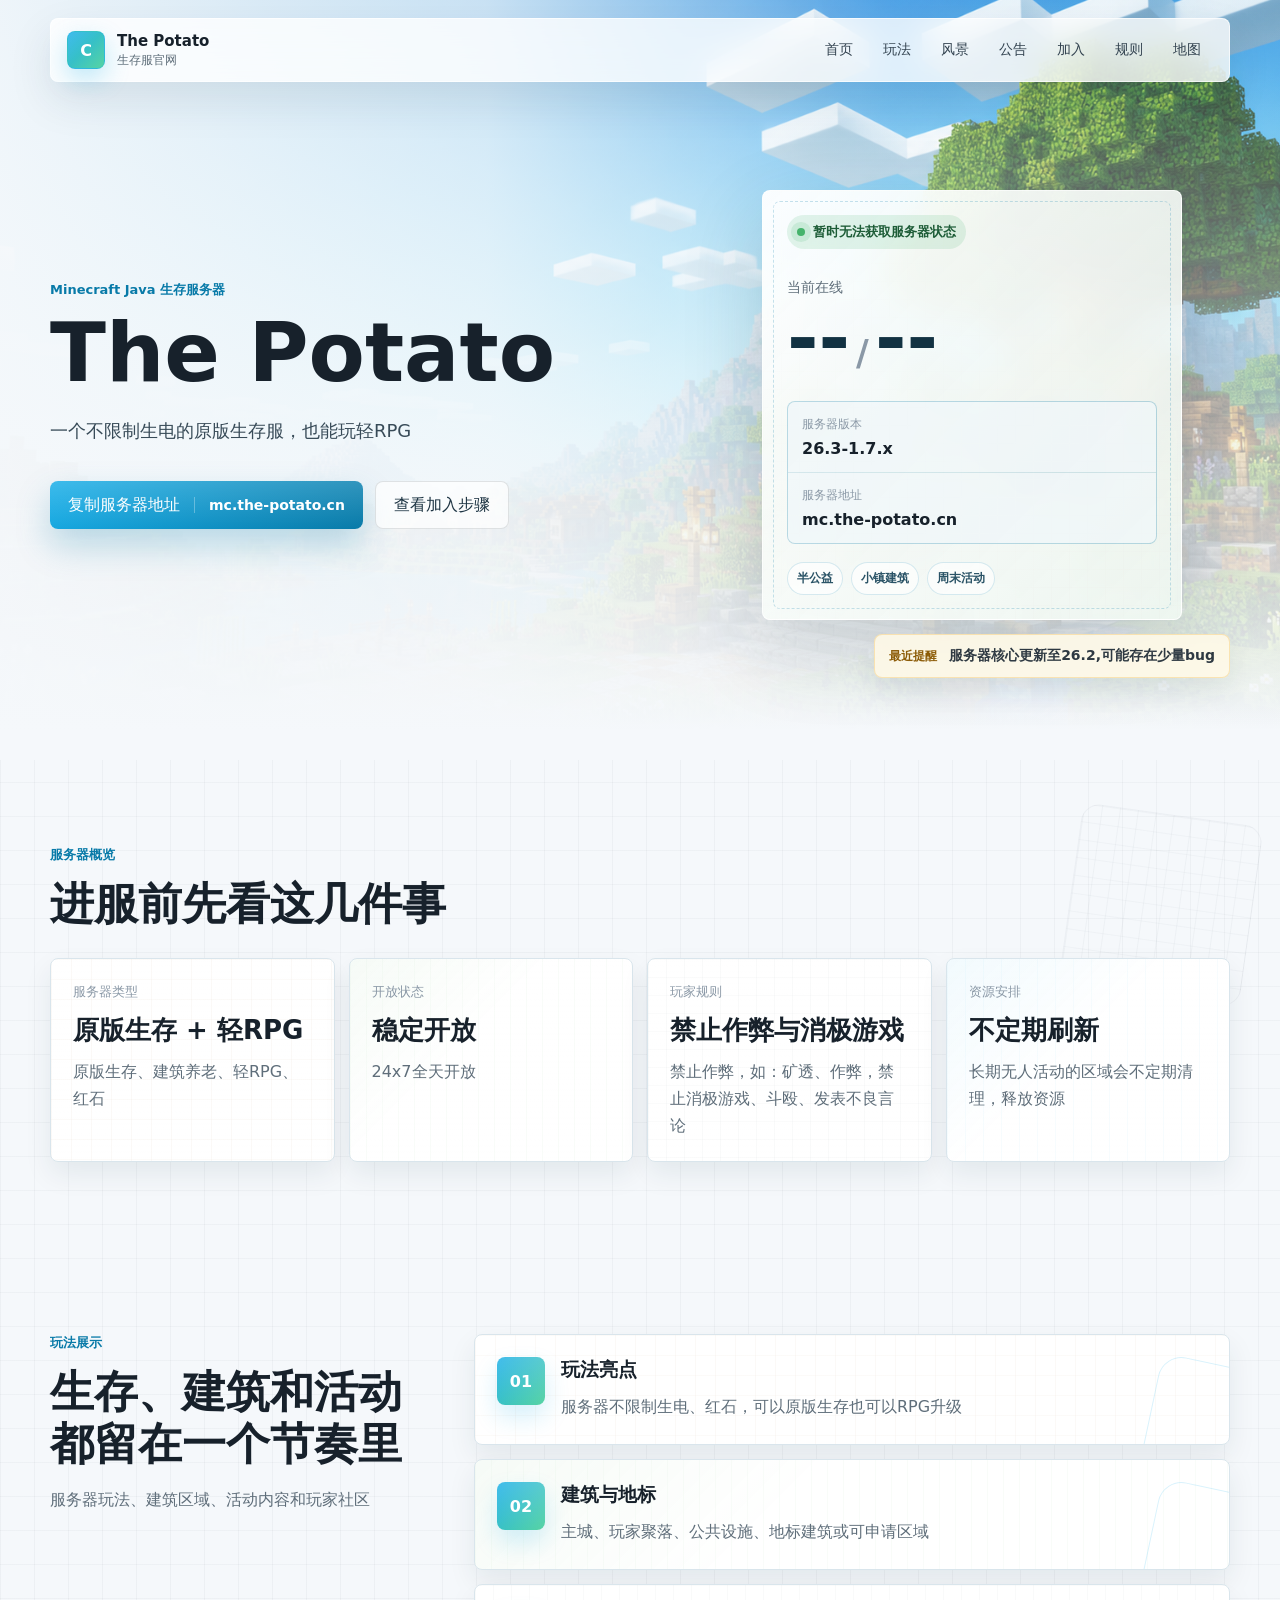
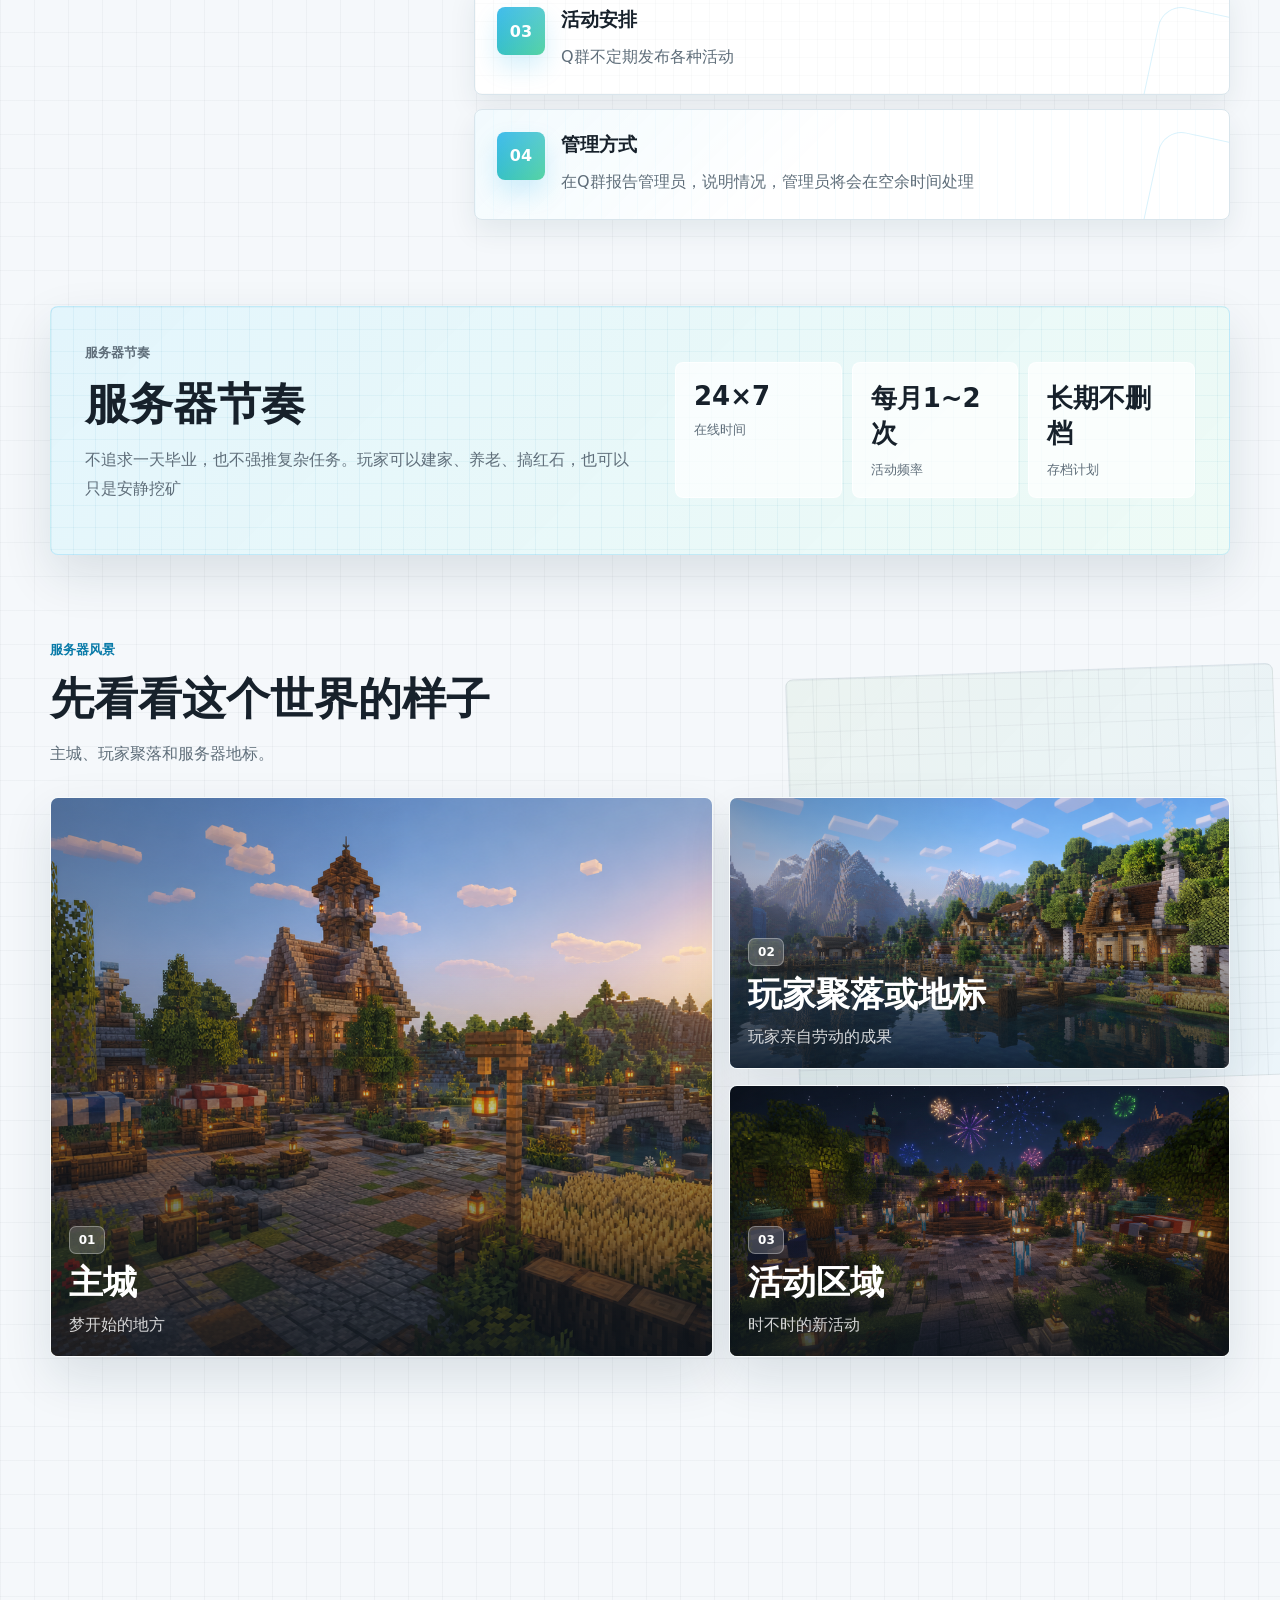
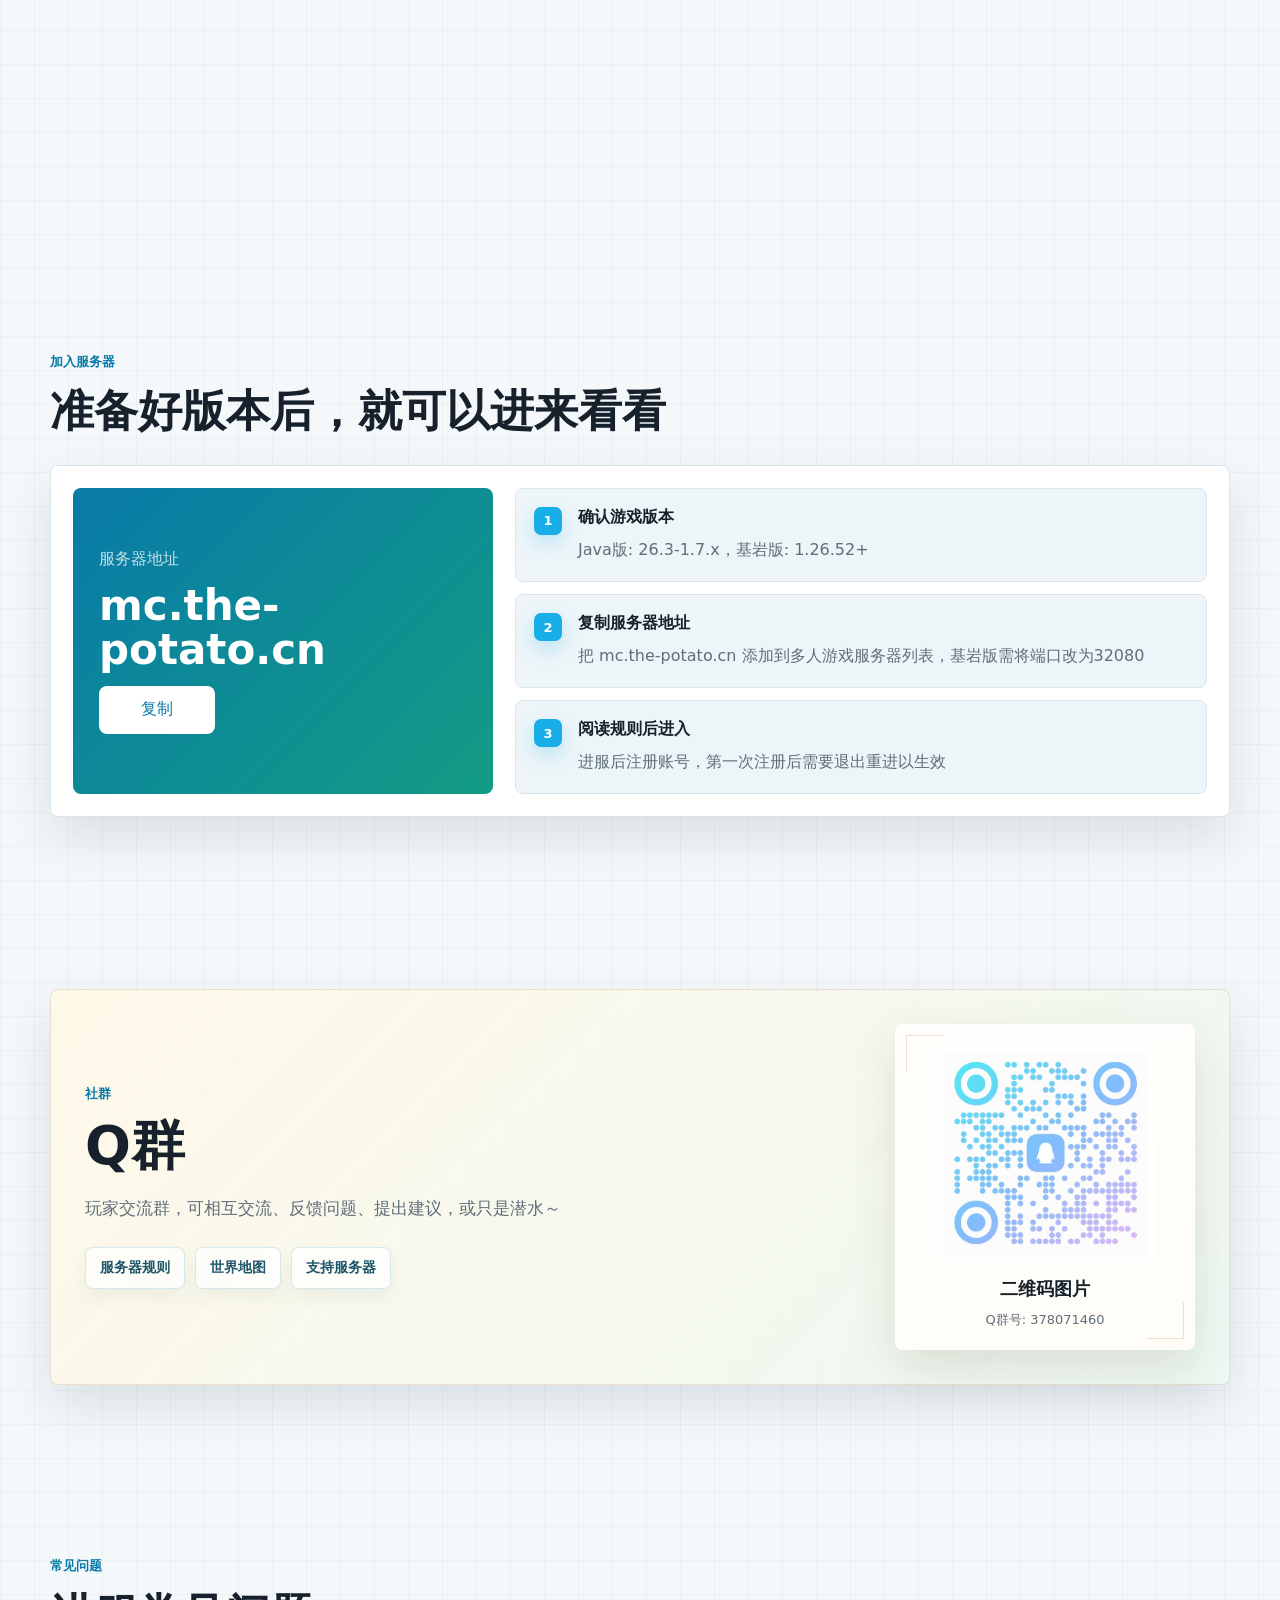
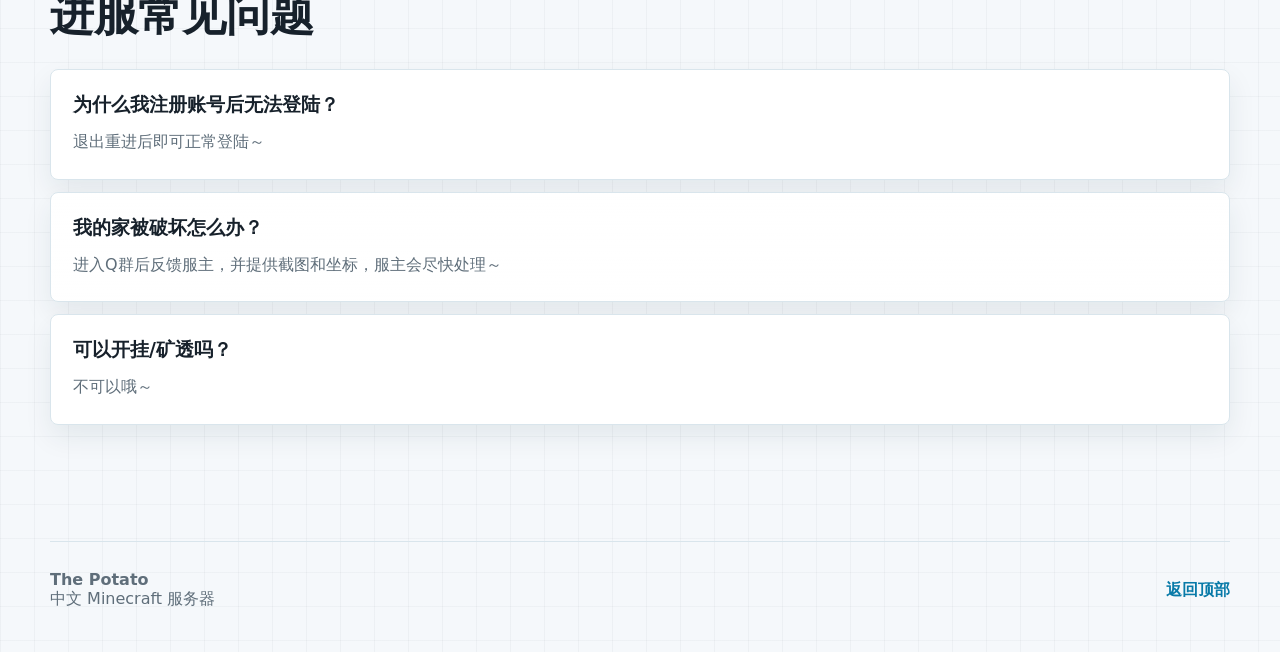
<file: index.html>
<!doctype html>
<html lang="zh-CN">
<head>
  <meta charset="utf-8">
  <meta name="viewport" content="width=device-width, initial-scale=1">
  <title>The Potato - 生存服官网</title>
  <meta name="description" content="Minecraft 中文服务器官网">
  <link rel="stylesheet" href="./styles/site.css">
</head>
<body>
  <div class="site-shell">
    <header class="site-header" data-header>
      <a class="brand" href="#top" aria-label="返回首页">
        <span class="brand-mark">C</span>
        <span>
          <strong data-site-name>The Potato</strong>
          <small>生存服官网</small>
        </span>
      </a>

      <button class="nav-toggle" type="button" data-nav-toggle aria-label="打开导航" aria-expanded="false">
        <span></span>
        <span></span>
        <span></span>
      </button>

      <nav class="site-nav" data-nav>
        <a href="./index.html#top">首页</a>
        <a href="#features">玩法</a>
        <a href="#scenery">风景</a>
        <a href="#news">公告</a>
        <a href="#join">加入</a>
        <a href="./pages/rules.html">规则</a>
        <a href="./pages/world.html">地图</a>
      </nav>
    </header>

    <main id="top">
      <section class="hero section-reveal">
        <div class="hero-media" aria-hidden="true">
          <img src="./assets/images/hero-spawn.png" alt="">
          <div class="hero-shade"></div>
        </div>

        <div class="hero-layout">
          <div class="hero-content">
            <p class="eyebrow">Minecraft Java 生存服务器</p>
            <h1 data-hero-title>The Potato</h1>
            <p class="hero-lead" data-hero-lead>
              服务器介绍
            </p>

            <div class="hero-actions">
              <button class="primary-action" type="button" data-copy-server>
                <span>复制服务器地址</span>
                <strong data-server-address>mc.the-potato.cn</strong>
              </button>
              <a class="ghost-action" href="#join">查看加入步骤</a>
            </div>
          </div>

          <aside class="server-ticket" aria-label="服务器状态">
            <div class="ticket-topline">
              <span class="live-dot"></span>
              <strong data-server-state>服务器状态</strong>
            </div>
            <div class="ticket-count">
              <span>当前在线</span>
              <strong><b data-online-count>128</b><small>/</small><b data-max-count>500</b></strong>
            </div>
            <dl class="ticket-meta">
              <div>
                <dt>服务器版本</dt>
                <dd data-server-version>26.3-1.7.x</dd>
              </div>
              <div>
                <dt>服务器地址</dt>
                <dd data-server-address-text>mc.the-potato.cn</dd>
              </div>
            </dl>
            <div class="ticket-tags">
              <span>半公益</span>
              <span>小镇建筑</span>
              <span>周末活动</span>
            </div>
          </aside>

          <div class="hero-note" aria-label="近期提醒">
            <span>最近提醒</span>
            <strong>服务器核心更新至26.2,可能存在少量bug</strong>
          </div>
        </div>
      </section>

      <section class="section-block overview texture-section section-reveal" aria-label="服务器概览">
        <div class="section-heading">
          <p class="eyebrow">服务器概览</p>
          <h2>进服前先看这几件事</h2>
        </div>

        <div class="overview-grid" data-overview-list></div>
      </section>

      <section class="section-block split-section section-reveal" id="features">
        <div class="section-heading sticky-heading">
          <p class="eyebrow">玩法展示</p>
          <h2>生存、建筑和活动都留在一个节奏里</h2>
          <p>
            服务器玩法、建筑区域、活动内容和玩家社区
          </p>
        </div>

        <div class="feature-list" data-feature-list></div>
      </section>

      <section class="section-band section-reveal">
        <div class="band-copy">
          <p class="eyebrow">服务器节奏</p>
          <h2>服务器节奏</h2>
          <p>
            不追求一天毕业，也不强推复杂任务。玩家可以建家、养老、搞红石，也可以只是安静挖矿
          </p>
        </div>
        <div class="band-stats" data-stat-list></div>
      </section>

      <section class="section-block scenery-section section-reveal" id="scenery">
        <div class="section-heading scenery-heading">
          <p class="eyebrow">服务器风景</p>
          <h2>先看看这个世界的样子</h2>
          <p>主城、玩家聚落和服务器地标。</p>
        </div>

        <div class="scenery-grid" data-scenery-list></div>
      </section>

      <section class="section-block news-section texture-section section-reveal" id="news">
        <div class="section-heading">
          <p class="eyebrow">最新公告</p>
          <h2>最近需要知道的事</h2>
        </div>

        <div class="news-grid" data-news-list></div>
      </section>

      <section class="section-block join-section section-reveal" id="join">
        <div class="section-heading">
          <p class="eyebrow">加入服务器</p>
          <h2>准备好版本后，就可以进来看看</h2>
        </div>

        <div class="join-panel">
          <div class="join-address">
            <span>服务器地址</span>
            <strong data-server-address-text>mc.the-potato.cn</strong>
            <button type="button" data-copy-server>复制</button>
          </div>

          <ol class="join-steps" data-join-steps></ol>
        </div>
      </section>

      <section class="section-block community-section section-reveal" id="community">
        <div class="community-panel">
          <div class="community-copy">
            <p class="eyebrow">社群</p>
            <h2 data-community-title>加入玩家交流群</h2>
            <p data-community-note>扫码进群查看公告、规则、活动和白名单进度</p>
            <div class="community-links" data-community-links></div>
          </div>

          <div class="qr-card" aria-label="社群二维码">
            <div class="qr-frame" data-qr-frame>
              <span class="qr-placeholder">二维码图片</span>
            </div>
            <strong data-qr-label>玩家交流群二维码</strong>
            <p data-qr-note>社群二维码、群号或邀请链接</p>
          </div>
        </div>
      </section>

      <section class="section-block faq-section section-reveal" id="faq">
        <div class="section-heading">
          <p class="eyebrow">常见问题</p>
          <h2>进服常见问题</h2>
        </div>

        <div class="faq-list" data-faq-list></div>
      </section>
    </main>

    <footer class="site-footer">
      <div>
        <strong data-site-name-footer>服务器名称</strong>
        <span>中文 Minecraft 服务器</span>
      </div>
      <a href="#top">返回顶部</a>
    </footer>
  </div>

  <div class="toast" data-toast role="status" aria-live="polite"></div>

  <script src="./scripts/site-data.js"></script>
  <script src="./scripts/main.js"></script>
</body>
</html>
</file>
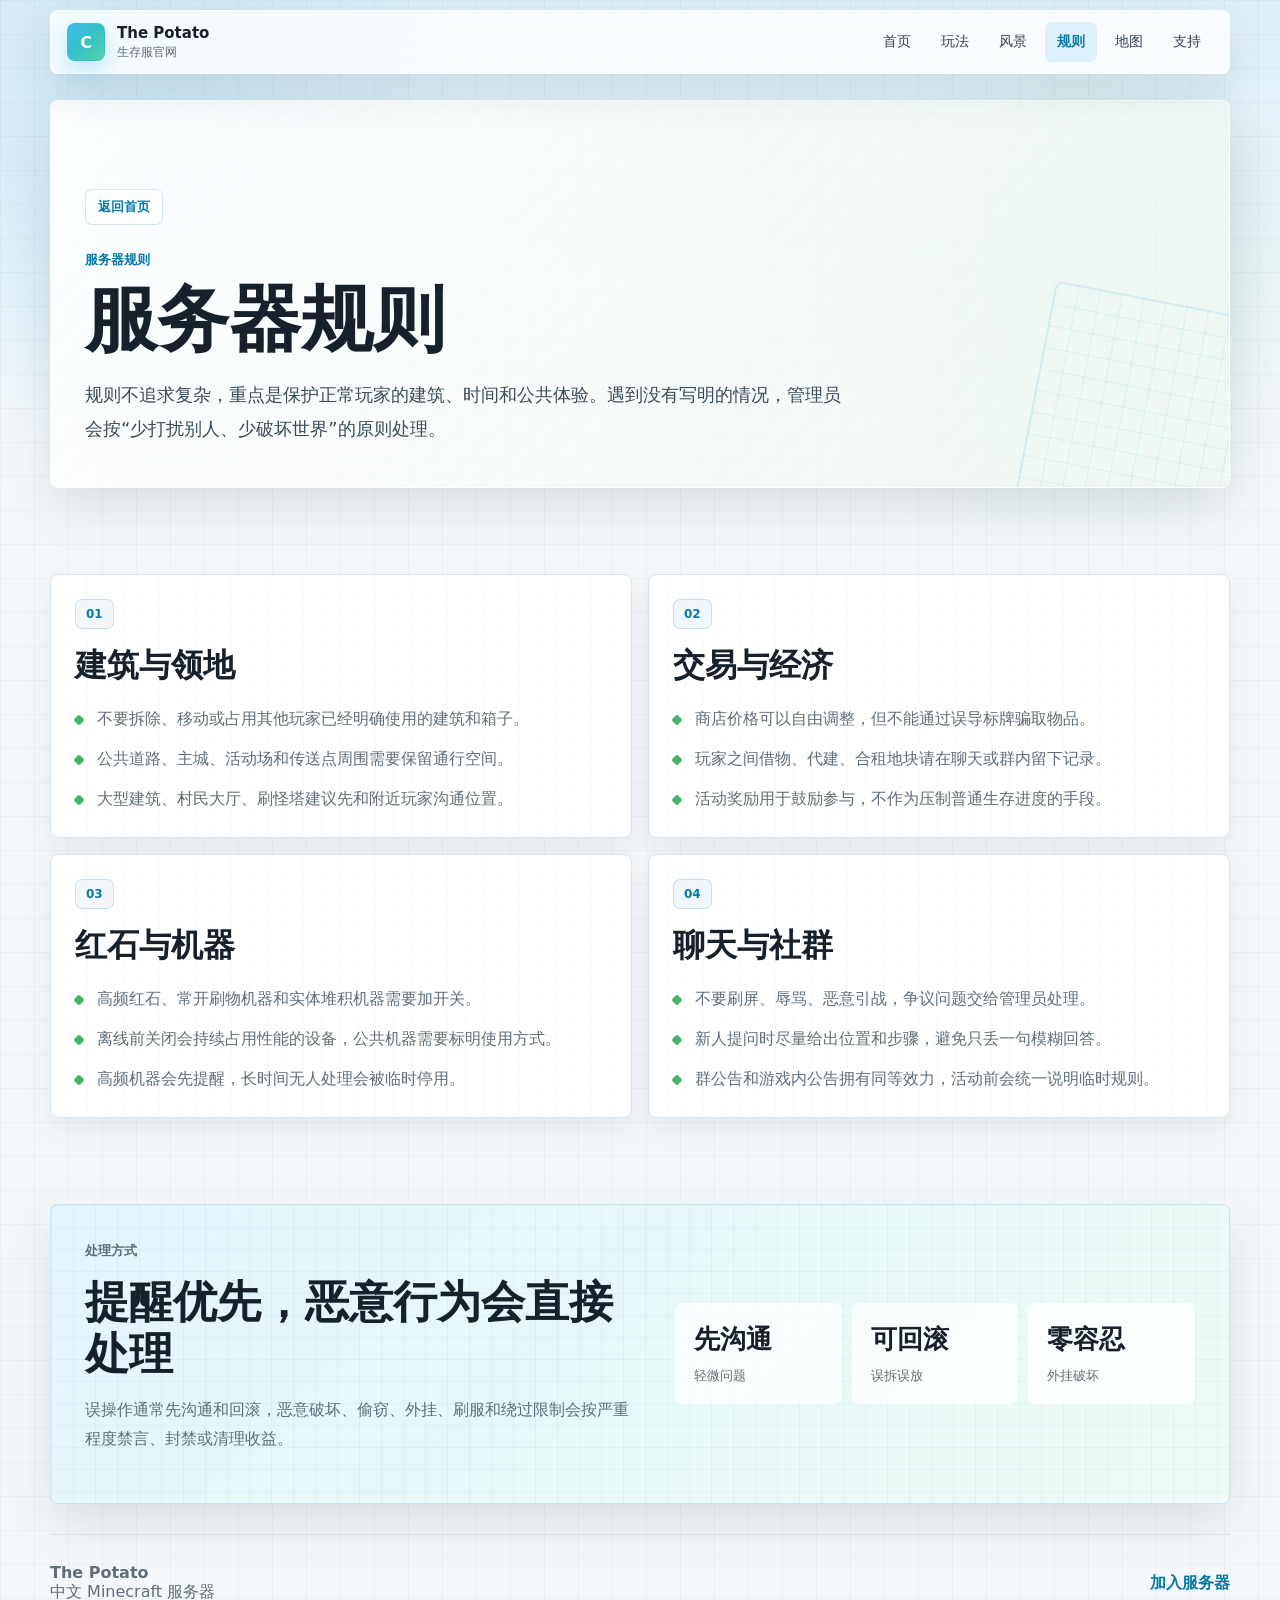
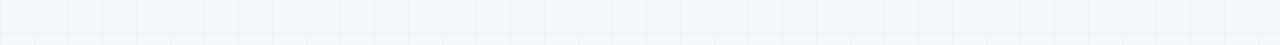
<file: pages/rules.html>
<!doctype html>
<html lang="zh-CN">
<head>
  <meta charset="utf-8">
  <meta name="viewport" content="width=device-width, initial-scale=1">
  <title>服务器规则 - 服务器名称</title>
  <meta name="description" content="服务器规则、领地边界、交易约定和机器限制">
  <link rel="stylesheet" href="../styles/site.css">
</head>
<body>
  <div class="site-shell">
    <header class="site-header subpage-header" data-header>
      <a class="brand" href="../index.html#top" aria-label="返回首页">
        <span class="brand-mark">C</span>
        <span>
          <strong data-site-name>服务器名称</strong>
          <small>生存服官网</small>
        </span>
      </a>

      <button class="nav-toggle" type="button" data-nav-toggle aria-label="打开导航" aria-expanded="false">
        <span></span>
        <span></span>
        <span></span>
      </button>

      <nav class="site-nav" data-nav>
        <a href="../index.html#top">首页</a>
        <a href="../index.html#features">玩法</a>
        <a href="../index.html#scenery">风景</a>
        <a href="./rules.html" aria-current="page">规则</a>
        <a href="./world.html">地图</a>
        <a href="./support.html">支持</a>
      </nav>
    </header>

    <main class="subpage-main">
      <section class="page-hero section-reveal">
        <a class="crumb-link" href="../index.html#top">返回首页</a>
        <p class="eyebrow">服务器规则</p>
        <h1>服务器规则</h1>
        <p>规则不追求复杂，重点是保护正常玩家的建筑、时间和公共体验。遇到没有写明的情况，管理员会按“少打扰别人、少破坏世界”的原则处理。</p>
      </section>

      <section class="section-block page-grid section-reveal">
        <article class="content-panel feature-panel">
          <span class="panel-kicker">01</span>
          <h2>建筑与领地</h2>
          <ul class="rule-list">
            <li>不要拆除、移动或占用其他玩家已经明确使用的建筑和箱子。</li>
            <li>公共道路、主城、活动场和传送点周围需要保留通行空间。</li>
            <li>大型建筑、村民大厅、刷怪塔建议先和附近玩家沟通位置。</li>
          </ul>
        </article>

        <article class="content-panel feature-panel">
          <span class="panel-kicker">02</span>
          <h2>交易与经济</h2>
          <ul class="rule-list">
            <li>商店价格可以自由调整，但不能通过误导标牌骗取物品。</li>
            <li>玩家之间借物、代建、合租地块请在聊天或群内留下记录。</li>
            <li>活动奖励用于鼓励参与，不作为压制普通生存进度的手段。</li>
          </ul>
        </article>

        <article class="content-panel feature-panel">
          <span class="panel-kicker">03</span>
          <h2>红石与机器</h2>
          <ul class="rule-list">
            <li>高频红石、常开刷物机器和实体堆积机器需要加开关。</li>
            <li>离线前关闭会持续占用性能的设备，公共机器需要标明使用方式。</li>
            <li>高频机器会先提醒，长时间无人处理会被临时停用。</li>
          </ul>
        </article>

        <article class="content-panel feature-panel">
          <span class="panel-kicker">04</span>
          <h2>聊天与社群</h2>
          <ul class="rule-list">
            <li>不要刷屏、辱骂、恶意引战，争议问题交给管理员处理。</li>
            <li>新人提问时尽量给出位置和步骤，避免只丢一句模糊回答。</li>
            <li>群公告和游戏内公告拥有同等效力，活动前会统一说明临时规则。</li>
          </ul>
        </article>
      </section>

      <section class="section-band section-reveal">
        <div class="band-copy">
          <p class="eyebrow">处理方式</p>
          <h2>提醒优先，恶意行为会直接处理</h2>
          <p>误操作通常先沟通和回滚，恶意破坏、偷窃、外挂、刷服和绕过限制会按严重程度禁言、封禁或清理收益。</p>
        </div>
        <div class="band-stats">
          <div class="band-stat"><strong>先沟通</strong><span>轻微问题</span></div>
          <div class="band-stat"><strong>可回滚</strong><span>误拆误放</span></div>
          <div class="band-stat"><strong>零容忍</strong><span>外挂破坏</span></div>
        </div>
      </section>
    </main>

    <footer class="site-footer">
      <div>
        <strong data-site-name-footer>服务器名称</strong>
        <span>中文 Minecraft 服务器</span>
      </div>
      <a href="../index.html#join">加入服务器</a>
    </footer>
  </div>

  <script src="../scripts/site-data.js"></script>
  <script src="../scripts/main.js"></script>
</body>
</html>
</file>
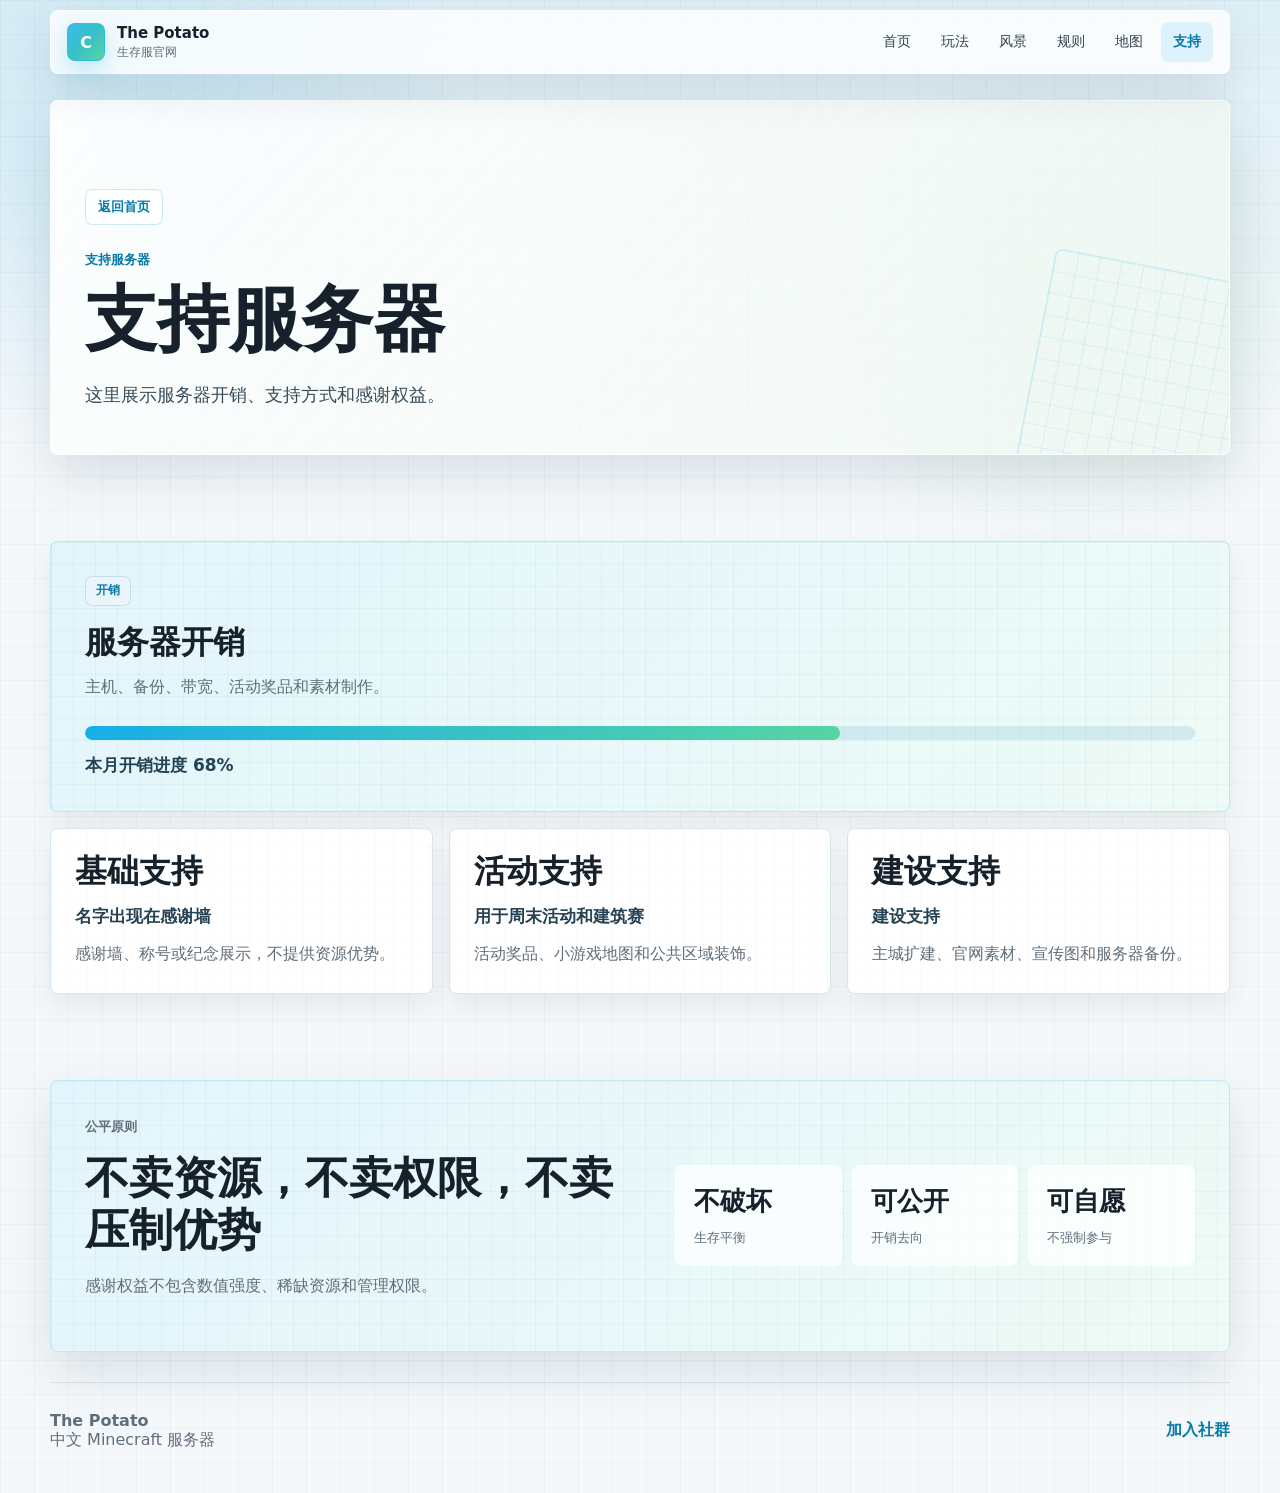
<file: pages/support.html>
<!doctype html>
<html lang="zh-CN">
<head>
  <meta charset="utf-8">
  <meta name="viewport" content="width=device-width, initial-scale=1">
  <title>支持服务器 - 服务器名称</title>
  <meta name="description" content="服务器支持说明、开销和感谢权益">
  <link rel="stylesheet" href="../styles/site.css">
</head>
<body>
  <div class="site-shell">
    <header class="site-header subpage-header" data-header>
      <a class="brand" href="../index.html#top" aria-label="返回首页">
        <span class="brand-mark">C</span>
        <span>
          <strong data-site-name>服务器名称</strong>
          <small>生存服官网</small>
        </span>
      </a>

      <button class="nav-toggle" type="button" data-nav-toggle aria-label="打开导航" aria-expanded="false">
        <span></span>
        <span></span>
        <span></span>
      </button>

      <nav class="site-nav" data-nav>
        <a href="../index.html#top">首页</a>
        <a href="../index.html#features">玩法</a>
        <a href="../index.html#scenery">风景</a>
        <a href="./rules.html">规则</a>
        <a href="./world.html">地图</a>
        <a href="./support.html" aria-current="page">支持</a>
      </nav>
    </header>

    <main class="subpage-main">
      <section class="page-hero section-reveal">
        <a class="crumb-link" href="../index.html#top">返回首页</a>
        <p class="eyebrow">支持服务器</p>
        <h1>支持服务器</h1>
        <p>这里展示服务器开销、支持方式和感谢权益。</p>
      </section>

      <section class="section-block support-layout section-reveal">
        <article class="support-card support-card-main">
          <span class="panel-kicker">开销</span>
          <h2>服务器开销</h2>
          <p>主机、备份、带宽、活动奖品和素材制作。</p>
          <div class="support-meter" aria-label="本月开销进度">
            <span style="width: 68%"></span>
          </div>
          <strong>本月开销进度 68%</strong>
        </article>

        <article class="support-tier">
          <h2>基础支持</h2>
          <strong>名字出现在感谢墙</strong>
          <p>感谢墙、称号或纪念展示，不提供资源优势。</p>
        </article>

        <article class="support-tier">
          <h2>活动支持</h2>
          <strong>用于周末活动和建筑赛</strong>
          <p>活动奖品、小游戏地图和公共区域装饰。</p>
        </article>

        <article class="support-tier">
          <h2>建设支持</h2>
          <strong>建设支持</strong>
          <p>主城扩建、官网素材、宣传图和服务器备份。</p>
        </article>
      </section>

      <section class="section-band section-reveal">
        <div class="band-copy">
          <p class="eyebrow">公平原则</p>
          <h2>不卖资源，不卖权限，不卖压制优势</h2>
          <p>感谢权益不包含数值强度、稀缺资源和管理权限。</p>
        </div>
        <div class="band-stats">
          <div class="band-stat"><strong>不破坏</strong><span>生存平衡</span></div>
          <div class="band-stat"><strong>可公开</strong><span>开销去向</span></div>
          <div class="band-stat"><strong>可自愿</strong><span>不强制参与</span></div>
        </div>
      </section>
    </main>

    <footer class="site-footer">
      <div>
        <strong data-site-name-footer>服务器名称</strong>
        <span>中文 Minecraft 服务器</span>
      </div>
      <a href="../index.html#community">加入社群</a>
    </footer>
  </div>

  <script src="../scripts/site-data.js"></script>
  <script src="../scripts/main.js"></script>
</body>
</html>
</file>
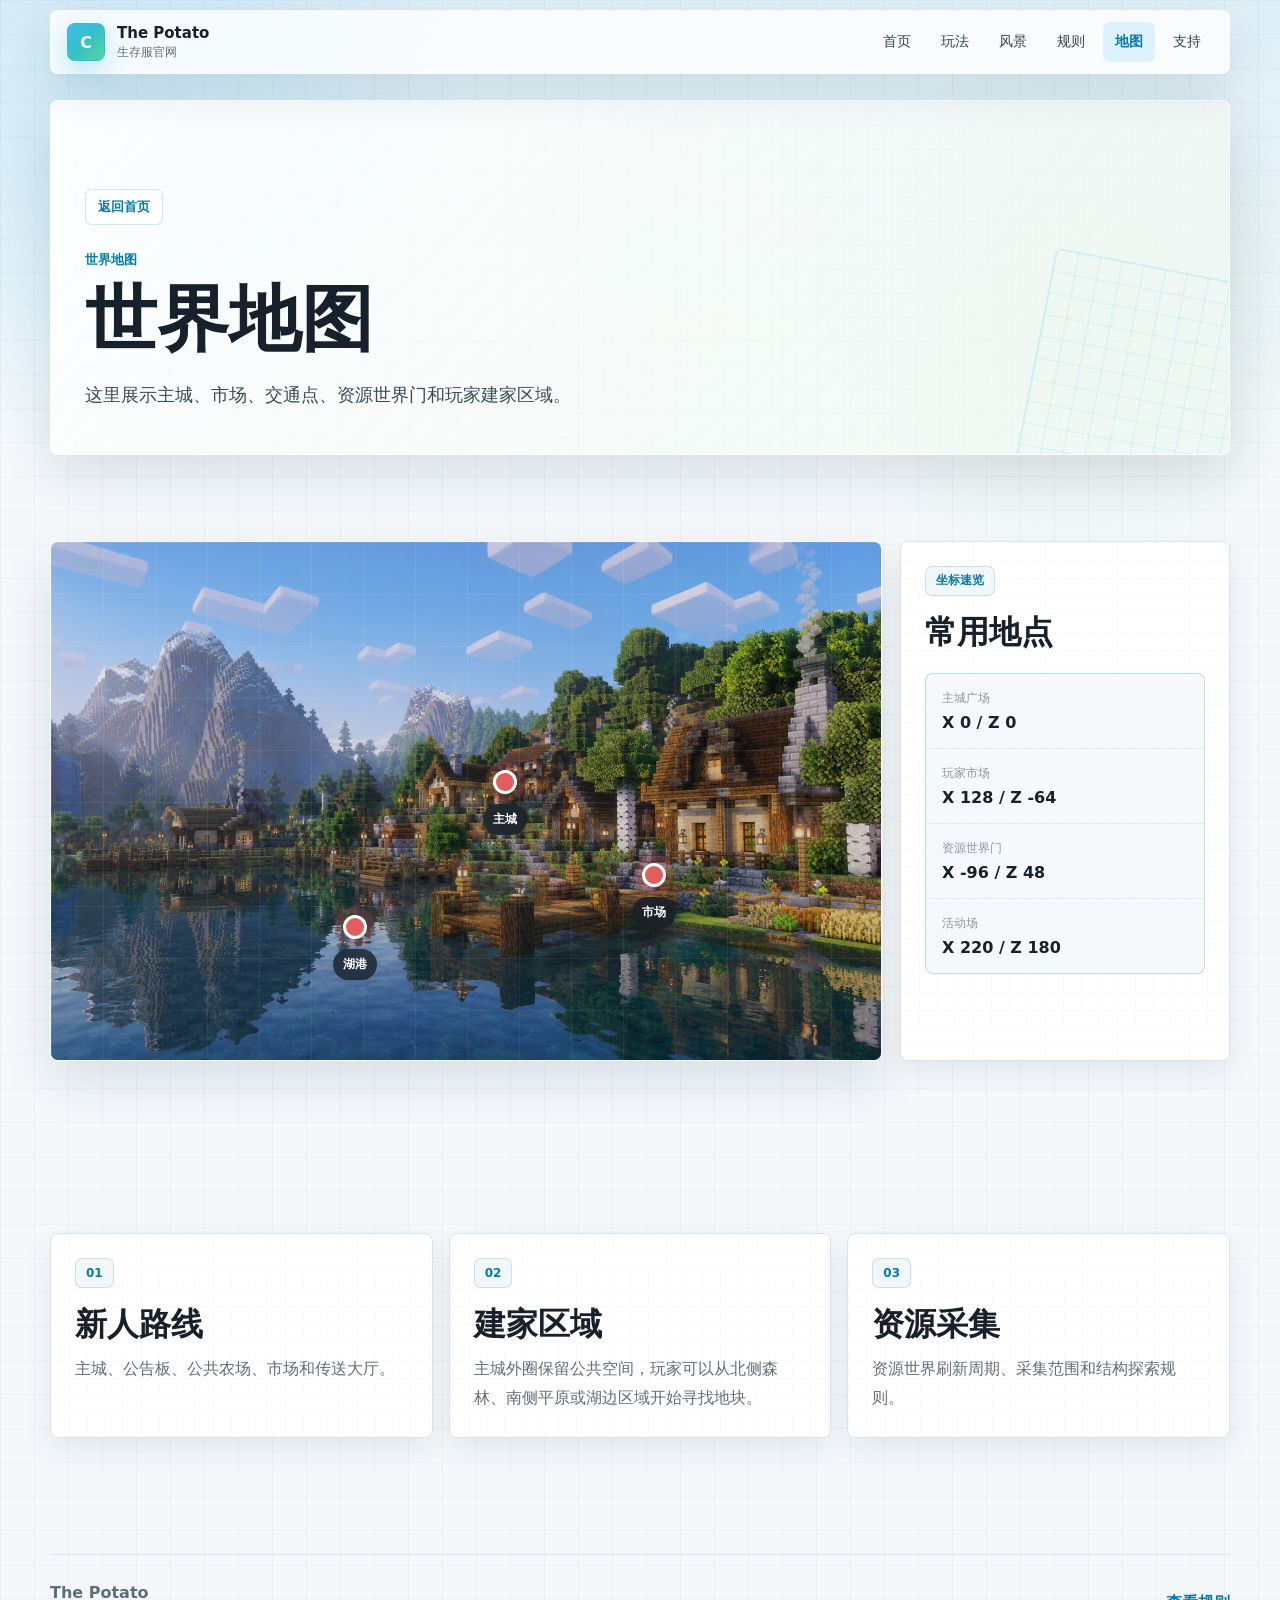
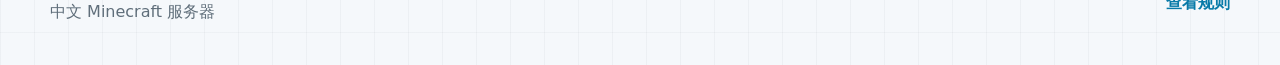
<file: pages/world.html>
<!doctype html>
<html lang="zh-CN">
<head>
  <meta charset="utf-8">
  <meta name="viewport" content="width=device-width, initial-scale=1">
  <title>世界地图 - 服务器名称</title>
  <meta name="description" content="服务器地标、交通路线、资源世界和活动区域">
  <link rel="stylesheet" href="../styles/site.css">
</head>
<body>
  <div class="site-shell">
    <header class="site-header subpage-header" data-header>
      <a class="brand" href="../index.html#top" aria-label="返回首页">
        <span class="brand-mark">C</span>
        <span>
          <strong data-site-name>服务器名称</strong>
          <small>生存服官网</small>
        </span>
      </a>

      <button class="nav-toggle" type="button" data-nav-toggle aria-label="打开导航" aria-expanded="false">
        <span></span>
        <span></span>
        <span></span>
      </button>

      <nav class="site-nav" data-nav>
        <a href="../index.html#top">首页</a>
        <a href="../index.html#features">玩法</a>
        <a href="../index.html#scenery">风景</a>
        <a href="./rules.html">规则</a>
        <a href="./world.html" aria-current="page">地图</a>
        <a href="./support.html">支持</a>
      </nav>
    </header>

    <main class="subpage-main">
      <section class="page-hero section-reveal">
        <a class="crumb-link" href="../index.html#top">返回首页</a>
        <p class="eyebrow">世界地图</p>
        <h1>世界地图</h1>
        <p>这里展示主城、市场、交通点、资源世界门和玩家建家区域。</p>
      </section>

      <section class="section-block world-layout section-reveal">
        <div class="map-stage">
          <img src="../assets/images/scenery-lake.png" alt="服务器地图展示图">
          <div class="map-pin pin-spawn"><span>主城</span></div>
          <div class="map-pin pin-market"><span>市场</span></div>
          <div class="map-pin pin-harbor"><span>湖港</span></div>
        </div>

        <aside class="content-panel map-note">
          <span class="panel-kicker">坐标速览</span>
          <h2>常用地点</h2>
          <dl class="coordinate-list">
            <div><dt>主城广场</dt><dd>X 0 / Z 0</dd></div>
            <div><dt>玩家市场</dt><dd>X 128 / Z -64</dd></div>
            <div><dt>资源世界门</dt><dd>X -96 / Z 48</dd></div>
            <div><dt>活动场</dt><dd>X 220 / Z 180</dd></div>
          </dl>
        </aside>
      </section>

      <section class="section-block route-grid section-reveal">
        <article class="route-card">
          <span>01</span>
          <h2>新人路线</h2>
          <p>主城、公告板、公共农场、市场和传送大厅。</p>
        </article>
        <article class="route-card">
          <span>02</span>
          <h2>建家区域</h2>
          <p>主城外圈保留公共空间，玩家可以从北侧森林、南侧平原或湖边区域开始寻找地块。</p>
        </article>
        <article class="route-card">
          <span>03</span>
          <h2>资源采集</h2>
          <p>资源世界刷新周期、采集范围和结构探索规则。</p>
        </article>
      </section>
    </main>

    <footer class="site-footer">
      <div>
        <strong data-site-name-footer>服务器名称</strong>
        <span>中文 Minecraft 服务器</span>
      </div>
      <a href="./rules.html">查看规则</a>
    </footer>
  </div>

  <script src="../scripts/site-data.js"></script>
  <script src="../scripts/main.js"></script>
</body>
</html>
</file>
<file: styles/site.css>
:root {
  --bg: #f5f8fb;
  --surface: #ffffff;
  --surface-soft: #edf5f9;
  --ink: #17212b;
  --muted: #5f6e7a;
  --subtle: #8a98a6;
  --line: #d9e5ec;
  --cyan: #18aee8;
  --cyan-dark: #087aa8;
  --green: #45b36b;
  --yellow: #f2b84b;
  --red: #e45d5d;
  --wood: #b88455;
  --stone: #87919b;
  --grass: #67b86d;
  --night: #1d2b45;
  --paper: #fff8e8;
  --shadow: 0 20px 50px rgba(18, 48, 68, .12);
  --shadow-soft: 0 12px 28px rgba(18, 48, 68, .08);
  --ease-out: cubic-bezier(.2, .8, .2, 1);
  --ease-spring: cubic-bezier(.16, 1, .3, 1);
  --radius: 8px;
}

* {
  box-sizing: border-box;
}

html {
  scroll-behavior: smooth;
}

body {
  margin: 0;
  color: var(--ink);
  background:
    linear-gradient(90deg, rgba(23, 33, 43, .035) 1px, transparent 1px),
    linear-gradient(rgba(23, 33, 43, .03) 1px, transparent 1px),
    linear-gradient(180deg, rgba(213, 235, 245, .72), transparent 420px),
    var(--bg);
  background-size: 34px 34px, 34px 34px, auto, auto;
  font-family: "Microsoft YaHei", "PingFang SC", "Noto Sans SC", system-ui, sans-serif;
}

button,
input,
textarea,
select {
  font: inherit;
}

a {
  color: inherit;
  text-decoration: none;
}

img {
  display: block;
  max-width: 100%;
}

.site-shell {
  position: relative;
  min-height: 100vh;
  overflow: hidden;
}

.site-shell::before {
  position: fixed;
  inset: 0;
  z-index: -1;
  background:
    radial-gradient(circle at 12% 18%, rgba(24, 174, 232, .12), transparent 24%),
    radial-gradient(circle at 84% 34%, rgba(103, 184, 109, .13), transparent 22%);
  content: "";
  pointer-events: none;
}

.site-header {
  position: fixed;
  top: 18px;
  left: 50%;
  z-index: 20;
  display: flex;
  width: min(1180px, calc(100% - 32px));
  height: 64px;
  align-items: center;
  justify-content: space-between;
  gap: 18px;
  padding: 0 16px;
  border: 1px solid rgba(255, 255, 255, .68);
  border-radius: var(--radius);
  background: rgba(255, 255, 255, .78);
  box-shadow: 0 18px 44px rgba(19, 48, 66, .1);
  transform: translateX(-50%);
  backdrop-filter: blur(18px);
  transition: background .28s var(--ease-out), box-shadow .28s var(--ease-out), top .28s var(--ease-out);
}

.site-header.is-scrolled {
  top: 10px;
  background: rgba(255, 255, 255, .92);
  box-shadow: 0 14px 34px rgba(19, 48, 66, .14);
}

.brand {
  display: inline-flex;
  align-items: center;
  gap: 12px;
  min-width: 0;
  flex: 0 1 auto;
}

.brand-mark {
  display: grid;
  width: 38px;
  height: 38px;
  place-items: center;
  border: 1px solid rgba(24, 174, 232, .32);
  border-radius: 8px;
  color: #fff;
  background:
    linear-gradient(135deg, rgba(255, 255, 255, .18), transparent 48%),
    linear-gradient(135deg, var(--cyan), #57d4a3);
  font-weight: 800;
  box-shadow: 0 10px 24px rgba(24, 174, 232, .26);
}

.brand strong,
.brand small {
  display: block;
  overflow: hidden;
  max-width: 220px;
  text-overflow: ellipsis;
  white-space: nowrap;
}

.brand strong {
  font-size: 15px;
}

.brand small {
  margin-top: 2px;
  color: var(--muted);
  font-size: 12px;
}

.site-nav {
  display: flex;
  align-items: center;
  gap: 6px;
  flex: 0 0 auto;
}

.site-nav a {
  display: inline-flex;
  min-height: 40px;
  align-items: center;
  padding: 10px 12px;
  border-radius: 7px;
  color: #334350;
  font-size: 14px;
  transition: color .2s var(--ease-out), background .2s var(--ease-out), transform .2s var(--ease-out);
}

.site-nav a:hover {
  color: var(--cyan-dark);
  background: rgba(24, 174, 232, .1);
  transform: translateY(-1px);
}

.site-nav a[aria-current="page"] {
  color: var(--cyan-dark);
  background: rgba(24, 174, 232, .12);
  font-weight: 800;
}

.nav-toggle {
  display: none;
  width: 42px;
  height: 42px;
  flex: 0 0 42px;
  border: 0;
  border-radius: 7px;
  background: var(--surface-soft);
  cursor: pointer;
}

.nav-toggle span {
  display: block;
  width: 18px;
  height: 2px;
  margin: 4px auto;
  border-radius: 999px;
  background: var(--ink);
  transition: transform .2s var(--ease-out), opacity .2s var(--ease-out);
}

.nav-toggle.is-open span:nth-child(1) {
  transform: translateY(6px) rotate(45deg);
}

.nav-toggle.is-open span:nth-child(2) {
  opacity: 0;
}

.nav-toggle.is-open span:nth-child(3) {
  transform: translateY(-6px) rotate(-45deg);
}

.hero {
  position: relative;
  display: grid;
  min-height: 760px;
  align-items: center;
  padding: 128px max(32px, calc((100vw - 1180px) / 2)) 78px;
}

.hero-media {
  position: absolute;
  inset: 0;
  overflow: hidden;
  background: #d6eef8;
}

.hero-media img {
  width: 100%;
  height: 100%;
  object-fit: cover;
  transform: scale(1.04);
  animation: heroDrift 18s ease-in-out infinite alternate;
}

.hero-shade {
  position: absolute;
  inset: 0;
  background:
    linear-gradient(90deg, rgba(245, 248, 251, .96) 0%, rgba(245, 248, 251, .78) 38%, rgba(245, 248, 251, .22) 70%, rgba(245, 248, 251, .1) 100%),
    linear-gradient(180deg, rgba(245, 248, 251, .02), var(--bg) 96%);
}

.hero-layout {
  position: relative;
  z-index: 1;
  display: grid;
  grid-template-columns: minmax(0, 640px) minmax(320px, 420px);
  gap: 72px;
  align-items: center;
  width: min(1180px, 100%);
}

.hero-content {
  position: relative;
  width: min(660px, 100%);
}

.eyebrow {
  margin: 0 0 14px;
  color: var(--cyan-dark);
  font-size: 13px;
  font-weight: 700;
  letter-spacing: 0;
}

.hero h1 {
  max-width: 620px;
  margin: 0;
  font-size: clamp(42px, 7vw, 82px);
  line-height: .98;
  letter-spacing: 0;
  text-wrap: balance;
}

.hero-lead {
  max-width: 590px;
  margin: 22px 0 0;
  color: #384b58;
  font-size: 18px;
  line-height: 1.8;
}

.hero-actions {
  display: flex;
  flex-wrap: wrap;
  gap: 12px;
  margin-top: 34px;
}

.primary-action,
.ghost-action,
.join-address button {
  display: inline-flex;
  min-height: 48px;
  align-items: center;
  justify-content: center;
  border-radius: var(--radius);
  cursor: pointer;
  transition: transform .2s var(--ease-out), box-shadow .2s var(--ease-out), background .2s var(--ease-out);
}

.primary-action {
  gap: 14px;
  padding: 0 18px;
  border: 0;
  color: #fff;
  background:
    linear-gradient(180deg, rgba(255, 255, 255, .16), transparent),
    linear-gradient(135deg, var(--cyan), var(--cyan-dark));
  box-shadow: 0 16px 34px rgba(8, 122, 168, .25);
}

.primary-action strong {
  padding-left: 14px;
  border-left: 1px solid rgba(255, 255, 255, .3);
  font-size: 14px;
}

.ghost-action {
  padding: 0 18px;
  border: 1px solid rgba(23, 33, 43, .12);
  color: #1d3443;
  background: rgba(255, 255, 255, .72);
}

.server-ticket {
  position: relative;
  align-self: end;
  padding: 24px;
  border: 1px solid rgba(255, 255, 255, .78);
  border-radius: var(--radius);
  background:
    linear-gradient(135deg, rgba(255, 255, 255, .94), rgba(239, 248, 242, .86)),
    linear-gradient(90deg, rgba(184, 132, 85, .08) 1px, transparent 1px),
    linear-gradient(rgba(184, 132, 85, .08) 1px, transparent 1px);
  background-size: auto, 18px 18px, 18px 18px;
  box-shadow: 0 28px 80px rgba(20, 56, 70, .18);
  overflow: hidden;
  backdrop-filter: blur(16px);
}

.server-ticket::before {
  position: absolute;
  inset: 10px;
  border: 1px dashed rgba(8, 122, 168, .22);
  border-radius: 7px;
  content: "";
  pointer-events: none;
}

.ticket-topline,
.ticket-count,
.ticket-meta,
.ticket-tags {
  position: relative;
  z-index: 1;
}

.ticket-topline {
  display: inline-flex;
  align-items: center;
  gap: 8px;
  padding: 8px 10px;
  border-radius: 999px;
  color: #1d5c37;
  background: rgba(69, 179, 107, .14);
  font-size: 13px;
}

.live-dot {
  width: 8px;
  height: 8px;
  border-radius: 50%;
  background: var(--green);
  box-shadow: 0 0 0 6px rgba(69, 179, 107, .14);
}

.ticket-count {
  margin-top: 28px;
}

.ticket-count span {
  color: var(--muted);
  font-size: 14px;
}

.ticket-count strong {
  display: block;
  margin-top: 8px;
  color: #123242;
  font-size: clamp(48px, 8vw, 76px);
  line-height: .9;
}

.ticket-count small {
  margin: 0 6px;
  color: var(--subtle);
  font-size: .46em;
}

.ticket-meta {
  display: grid;
  gap: 1px;
  margin: 28px 0 0;
  overflow: hidden;
  border: 1px solid rgba(8, 122, 168, .14);
  border-radius: var(--radius);
  background: rgba(8, 122, 168, .14);
}

.ticket-meta div {
  padding: 14px;
  background: rgba(255, 255, 255, .68);
}

.ticket-meta dt,
.ticket-meta dd {
  margin: 0;
}

.ticket-meta dt {
  color: var(--subtle);
  font-size: 12px;
}

.ticket-meta dd {
  margin-top: 6px;
  overflow-wrap: anywhere;
  font-weight: 800;
}

.ticket-tags {
  display: flex;
  flex-wrap: wrap;
  gap: 8px;
  margin-top: 18px;
}

.ticket-tags span {
  padding: 7px 9px;
  border: 1px solid rgba(8, 122, 168, .16);
  border-radius: 999px;
  color: #2a5366;
  background: rgba(255, 255, 255, .64);
  font-size: 12px;
  font-weight: 700;
}

.hero-note {
  position: absolute;
  right: 0;
  bottom: -58px;
  display: inline-flex;
  max-width: 520px;
  align-items: center;
  gap: 12px;
  padding: 12px 14px;
  border: 1px solid rgba(242, 184, 75, .34);
  border-radius: var(--radius);
  background: rgba(255, 250, 232, .88);
  box-shadow: var(--shadow-soft);
  backdrop-filter: blur(10px);
}

.hero-note span {
  flex: 0 0 auto;
  color: #8c5c08;
  font-size: 12px;
  font-weight: 800;
}

.hero-note strong {
  color: #2e3942;
  font-size: 14px;
}

.primary-action:hover,
.ghost-action:hover,
.join-address button:hover {
  transform: translateY(-2px);
}

.primary-action:hover {
  box-shadow: 0 20px 42px rgba(8, 122, 168, .32);
}

.status-strip {
  display: grid;
  grid-template-columns: repeat(3, minmax(0, 1fr));
  gap: 1px;
  width: min(620px, 100%);
  margin-top: 42px;
  overflow: hidden;
  border: 1px solid rgba(255, 255, 255, .78);
  border-radius: var(--radius);
  background: rgba(255, 255, 255, .64);
  box-shadow: var(--shadow);
  backdrop-filter: blur(18px);
}

.status-strip div {
  padding: 18px;
  background: rgba(255, 255, 255, .62);
}

.status-strip span {
  display: block;
  margin-bottom: 8px;
  color: var(--muted);
  font-size: 13px;
}

.status-strip strong {
  font-size: 18px;
}

.section-block,
.section-band {
  width: min(1180px, calc(100% - 32px));
  margin: 0 auto;
}

.section-block {
  padding: 86px 0;
}

.texture-section {
  position: relative;
}

.texture-section::before {
  position: absolute;
  inset: 54px -22px auto auto;
  width: 180px;
  height: 180px;
  border: 1px solid rgba(135, 145, 155, .14);
  border-radius: 18px;
  background:
    linear-gradient(90deg, rgba(135, 145, 155, .12) 1px, transparent 1px),
    linear-gradient(rgba(135, 145, 155, .1) 1px, transparent 1px);
  background-size: 18px 18px;
  content: "";
  opacity: .55;
  transform: rotate(8deg);
}

.section-heading {
  max-width: 680px;
  margin-bottom: 28px;
}

.section-heading h2,
.band-copy h2 {
  margin: 0;
  font-size: clamp(28px, 4vw, 44px);
  line-height: 1.18;
  letter-spacing: 0;
}

.section-heading p:not(.eyebrow),
.band-copy p {
  color: var(--muted);
  line-height: 1.8;
}

.overview-grid {
  display: grid;
  grid-template-columns: repeat(4, minmax(0, 1fr));
  gap: 14px;
}

.info-card,
.feature-card,
.news-card,
.faq-item {
  border: 1px solid var(--line);
  border-radius: var(--radius);
  background:
    linear-gradient(180deg, rgba(255, 255, 255, .92), rgba(255, 255, 255, .78)),
    var(--surface);
  box-shadow: var(--shadow-soft);
}

.info-card {
  position: relative;
  padding: 22px;
  overflow: hidden;
  transition: transform .2s var(--ease-out), box-shadow .2s var(--ease-out);
}

.info-card::before,
.feature-card::before,
.news-card::before {
  position: absolute;
  inset: 0;
  opacity: .36;
  content: "";
  pointer-events: none;
}

.material-1::before {
  background:
    linear-gradient(90deg, rgba(184, 132, 85, .12) 1px, transparent 1px),
    linear-gradient(rgba(184, 132, 85, .1) 1px, transparent 1px);
  background-size: 20px 20px;
}

.material-2::before {
  background:
    linear-gradient(135deg, rgba(103, 184, 109, .16), transparent 42%),
    linear-gradient(90deg, rgba(103, 184, 109, .1) 1px, transparent 1px);
  background-size: auto, 16px 16px;
}

.material-3::before {
  background:
    linear-gradient(90deg, rgba(135, 145, 155, .12) 1px, transparent 1px),
    linear-gradient(rgba(135, 145, 155, .1) 1px, transparent 1px);
  background-size: 18px 18px;
}

.material-4::before {
  background:
    linear-gradient(135deg, rgba(24, 174, 232, .16), transparent 46%),
    linear-gradient(90deg, rgba(24, 174, 232, .09) 1px, transparent 1px);
  background-size: auto, 18px 18px;
}

.info-card:hover,
.feature-card:hover,
.news-card:hover {
  transform: translateY(-3px);
  box-shadow: 0 20px 44px rgba(18, 48, 68, .12);
}

.info-card span,
.news-card time {
  color: var(--subtle);
  font-size: 13px;
}

.info-card strong {
  display: block;
  margin-top: 12px;
  font-size: 26px;
}

.info-card p {
  margin: 10px 0 0;
  color: var(--muted);
  line-height: 1.7;
}

.info-card span,
.info-card strong,
.info-card p,
.feature-card > *,
.news-card > * {
  position: relative;
  z-index: 1;
}

.split-section {
  display: grid;
  grid-template-columns: minmax(260px, 380px) 1fr;
  gap: 44px;
  align-items: start;
}

.sticky-heading {
  position: sticky;
  top: 106px;
}

.feature-list {
  display: grid;
  gap: 14px;
}

.feature-card {
  position: relative;
  display: grid;
  grid-template-columns: 48px 1fr;
  gap: 16px;
  padding: 22px;
  overflow: hidden;
  transition: transform .2s var(--ease-out), box-shadow .2s var(--ease-out);
}

.feature-card::after {
  position: absolute;
  right: -42px;
  bottom: -42px;
  width: 120px;
  height: 120px;
  border: 1px solid rgba(24, 174, 232, .16);
  border-radius: 24px;
  content: "";
  transform: rotate(12deg);
}

.feature-icon {
  display: grid;
  width: 48px;
  height: 48px;
  place-items: center;
  border-radius: var(--radius);
  color: #fff;
  background:
    linear-gradient(180deg, rgba(255, 255, 255, .18), transparent),
    linear-gradient(135deg, var(--cyan), #57d4a3);
  font-weight: 800;
  box-shadow: 0 12px 24px rgba(24, 174, 232, .18);
}

.feature-card h3,
.news-card h3,
.faq-item h3 {
  margin: 0;
  font-size: 19px;
}

.feature-card p,
.news-card p,
.faq-item p {
  margin: 10px 0 0;
  color: var(--muted);
  line-height: 1.8;
}

.section-band {
  display: grid;
  grid-template-columns: 1fr minmax(320px, 520px);
  gap: 34px;
  align-items: center;
  padding: 34px;
  border: 1px solid rgba(24, 174, 232, .18);
  border-radius: var(--radius);
  background:
    linear-gradient(135deg, rgba(24, 174, 232, .12), rgba(87, 212, 163, .1)),
    linear-gradient(90deg, rgba(8, 122, 168, .06) 1px, transparent 1px),
    linear-gradient(rgba(8, 122, 168, .05) 1px, transparent 1px),
    var(--surface);
  background-size: auto, 22px 22px, 22px 22px, auto;
  box-shadow: var(--shadow);
}

.band-stats {
  display: grid;
  grid-template-columns: repeat(3, minmax(0, 1fr));
  gap: 10px;
}

.band-stat {
  padding: 18px;
  border: 1px solid rgba(255, 255, 255, .74);
  border-radius: var(--radius);
  background: rgba(255, 255, 255, .72);
}

.band-stat strong {
  display: block;
  margin-bottom: 8px;
  font-size: 26px;
}

.band-stat span {
  color: var(--muted);
  font-size: 13px;
}

.scenery-section {
  position: relative;
}

.scenery-section::before {
  position: absolute;
  top: 116px;
  right: max(-74px, calc((100vw - 1180px) / -2));
  width: 38vw;
  min-width: 320px;
  height: 410px;
  border: 1px solid rgba(29, 43, 69, .12);
  border-radius: 8px;
  background:
    linear-gradient(90deg, rgba(29, 43, 69, .08) 1px, transparent 1px),
    linear-gradient(rgba(29, 43, 69, .07) 1px, transparent 1px),
    linear-gradient(135deg, rgba(103, 184, 109, .1), rgba(24, 174, 232, .06));
  background-size: 26px 26px, 26px 26px, auto;
  content: "";
  opacity: .7;
  transform: rotate(-2deg);
}

.scenery-heading {
  position: relative;
  z-index: 1;
}

.scenery-grid {
  position: relative;
  z-index: 1;
  display: grid;
  grid-template-columns: minmax(0, 1.14fr) minmax(280px, .86fr);
  grid-template-areas:
    "main lake"
    "main night";
  gap: 16px;
}

.scenery-card {
  position: relative;
  min-height: 260px;
  overflow: hidden;
  border: 1px solid rgba(255, 255, 255, .78);
  border-radius: var(--radius);
  background: #dbe8ed;
  box-shadow: var(--shadow);
  isolation: isolate;
}

.scenery-card-1 {
  grid-area: main;
  min-height: 560px;
}

.scenery-card-2 {
  grid-area: lake;
}

.scenery-card-3 {
  grid-area: night;
}

.scenery-image {
  position: absolute;
  inset: 0;
  overflow: hidden;
}

.scenery-image img {
  width: 100%;
  height: 100%;
  object-fit: cover;
  transform: scale(1.02);
  transition: transform .7s var(--ease-spring), filter .7s var(--ease-spring);
}

.scenery-card::after {
  position: absolute;
  inset: 0;
  z-index: 1;
  background:
    linear-gradient(180deg, transparent 28%, rgba(14, 22, 31, .78)),
    linear-gradient(90deg, rgba(14, 22, 31, .28), transparent 54%);
  content: "";
}

.scenery-card:hover .scenery-image img {
  filter: saturate(1.08) contrast(1.03);
  transform: scale(1.08);
}

.scenery-body {
  position: absolute;
  right: 18px;
  bottom: 18px;
  left: 18px;
  z-index: 2;
  color: #fff;
  transform: translateY(0);
  transition: transform .32s var(--ease-out);
}

.scenery-card:hover .scenery-body {
  transform: translateY(-4px);
}

.scenery-body span {
  display: inline-grid;
  width: 36px;
  height: 28px;
  place-items: center;
  margin-bottom: 10px;
  border: 1px solid rgba(255, 255, 255, .32);
  border-radius: 7px;
  background: rgba(255, 255, 255, .18);
  font-size: 12px;
  font-weight: 800;
  backdrop-filter: blur(10px);
}

.scenery-body h3 {
  margin: 0;
  font-size: clamp(21px, 3vw, 34px);
  line-height: 1.08;
}

.scenery-body p {
  max-width: 520px;
  margin: 10px 0 0;
  color: rgba(255, 255, 255, .82);
  line-height: 1.7;
}

.news-grid {
  display: grid;
  grid-template-columns: repeat(3, minmax(0, 1fr));
  gap: 14px;
}

.news-card {
  position: relative;
  padding: 22px;
  overflow: hidden;
  transition: transform .2s var(--ease-out), box-shadow .2s var(--ease-out);
}

.news-card time {
  display: block;
  margin-bottom: 14px;
}

.join-panel {
  display: grid;
  grid-template-columns: minmax(280px, 420px) 1fr;
  gap: 22px;
  padding: 22px;
  border: 1px solid var(--line);
  border-radius: var(--radius);
  background: var(--surface);
  box-shadow: var(--shadow);
}

.join-address {
  display: grid;
  align-content: center;
  gap: 14px;
  min-height: 240px;
  padding: 26px;
  border-radius: var(--radius);
  color: #fff;
  background:
    linear-gradient(135deg, rgba(8, 122, 168, .92), rgba(20, 160, 128, .9)),
    #087aa8;
}

.join-address span {
  color: rgba(255, 255, 255, .76);
}

.join-address strong {
  overflow-wrap: anywhere;
  font-size: clamp(25px, 4vw, 42px);
  line-height: 1.05;
}

.join-address button {
  width: fit-content;
  min-width: 116px;
  border: 0;
  color: var(--cyan-dark);
  background: #fff;
}

.join-steps {
  display: grid;
  gap: 12px;
  margin: 0;
  padding: 0;
  list-style: none;
  counter-reset: step;
}

.join-steps li {
  position: relative;
  padding: 18px 18px 18px 62px;
  border: 1px solid var(--line);
  border-radius: var(--radius);
  background: var(--surface-soft);
  counter-increment: step;
}

.join-steps li::before {
  position: absolute;
  top: 18px;
  left: 18px;
  display: grid;
  width: 28px;
  height: 28px;
  place-items: center;
  border-radius: 7px;
  color: #fff;
  background: var(--cyan);
  content: counter(step);
  font-size: 13px;
  font-weight: 800;
  box-shadow: 0 8px 18px rgba(24, 174, 232, .24);
}

.join-steps strong {
  display: block;
}

.join-steps p {
  margin: 8px 0 0;
  color: var(--muted);
  line-height: 1.7;
}

.community-panel {
  display: grid;
  grid-template-columns: minmax(0, 1fr) 300px;
  gap: 28px;
  align-items: center;
  padding: 34px;
  border: 1px solid rgba(184, 132, 85, .22);
  border-radius: var(--radius);
  background:
    linear-gradient(135deg, rgba(255, 248, 232, .96), rgba(236, 248, 241, .9)),
    linear-gradient(90deg, rgba(184, 132, 85, .1) 1px, transparent 1px),
    linear-gradient(rgba(184, 132, 85, .08) 1px, transparent 1px);
  background-size: auto, 22px 22px, 22px 22px;
  box-shadow: var(--shadow);
}

.community-copy h2 {
  max-width: 620px;
  margin: 0;
  font-size: clamp(30px, 4.8vw, 54px);
  line-height: 1.08;
}

.community-copy p:not(.eyebrow) {
  max-width: 640px;
  color: var(--muted);
  font-size: 17px;
  line-height: 1.8;
}

.community-links {
  display: flex;
  flex-wrap: wrap;
  gap: 10px;
  margin-top: 24px;
}

.community-links a {
  display: inline-flex;
  min-height: 42px;
  align-items: center;
  padding: 0 14px;
  border: 1px solid rgba(8, 122, 168, .16);
  border-radius: 7px;
  color: #1f566a;
  background: rgba(255, 255, 255, .68);
  font-size: 14px;
  font-weight: 800;
  box-shadow: 0 8px 18px rgba(18, 48, 68, .06);
  transition: transform .2s var(--ease-out), background .2s var(--ease-out), box-shadow .2s var(--ease-out);
}

.community-links a:hover {
  background: #fff;
  box-shadow: 0 14px 28px rgba(18, 48, 68, .11);
  transform: translateY(-2px);
}

.qr-card {
  position: relative;
  display: grid;
  justify-items: center;
  padding: 18px;
  border: 1px solid rgba(255, 255, 255, .82);
  border-radius: var(--radius);
  background:
    linear-gradient(180deg, rgba(255, 255, 255, .86), rgba(255, 255, 255, .66)),
    var(--paper);
  box-shadow: 0 18px 46px rgba(80, 65, 42, .14);
}

.qr-card::before,
.qr-card::after {
  position: absolute;
  width: 36px;
  height: 36px;
  border: 1px solid rgba(184, 132, 85, .26);
  content: "";
}

.qr-card::before {
  top: 10px;
  left: 10px;
  border-right: 0;
  border-bottom: 0;
}

.qr-card::after {
  right: 10px;
  bottom: 10px;
  border-top: 0;
  border-left: 0;
}

.qr-frame {
  position: relative;
  display: grid;
  width: min(220px, 100%);
  aspect-ratio: 1;
  place-items: center;
  overflow: hidden;
  border: 1px dashed rgba(8, 122, 168, .34);
  border-radius: 7px;
  background:
    linear-gradient(90deg, rgba(8, 122, 168, .07) 1px, transparent 1px),
    linear-gradient(rgba(8, 122, 168, .07) 1px, transparent 1px),
    #f7fbfc;
  background-size: 18px 18px, 18px 18px, auto;
  box-shadow: inset 0 0 0 1px rgba(23, 33, 43, .12);
}

.qr-placeholder {
  display: inline-flex;
  min-height: 38px;
  align-items: center;
  padding: 0 12px;
  border: 1px solid rgba(8, 122, 168, .18);
  border-radius: 7px;
  color: var(--cyan-dark);
  background: rgba(255, 255, 255, .74);
  font-size: 13px;
  font-weight: 900;
}

.qr-frame.has-image {
  border: 8px solid #fff;
  background: #fff;
}

.qr-frame.has-image .qr-placeholder {
  display: none;
}

.qr-frame img {
  width: 100%;
  height: 100%;
  object-fit: cover;
}

.qr-card strong {
  margin-top: 14px;
  font-size: 18px;
}

.qr-card p {
  max-width: 230px;
  margin: 8px 0 0;
  color: var(--muted);
  font-size: 13px;
  line-height: 1.65;
  text-align: center;
}

.qr-card code {
  color: var(--cyan-dark);
  font-family: Consolas, "Microsoft YaHei", monospace;
}

.faq-list {
  display: grid;
  gap: 12px;
}

.faq-item {
  padding: 22px;
}

.subpage-header {
  top: 10px;
}

.subpage-main {
  padding-top: 48px;
}

.page-hero {
  position: relative;
  width: min(1180px, calc(100% - 32px));
  margin: 52px auto 0;
  padding: 88px 34px 42px;
  overflow: hidden;
  border: 1px solid rgba(255, 255, 255, .78);
  border-radius: var(--radius);
  background:
    linear-gradient(135deg, rgba(255, 255, 255, .92), rgba(239, 248, 242, .76)),
    linear-gradient(90deg, rgba(8, 122, 168, .07) 1px, transparent 1px),
    linear-gradient(rgba(8, 122, 168, .06) 1px, transparent 1px);
  background-size: auto, 24px 24px, 24px 24px;
  box-shadow: var(--shadow);
}

.page-hero::after {
  position: absolute;
  right: -80px;
  bottom: -100px;
  width: 280px;
  height: 280px;
  border: 1px solid rgba(24, 174, 232, .16);
  border-radius: 8px;
  background:
    linear-gradient(90deg, rgba(24, 174, 232, .12) 1px, transparent 1px),
    linear-gradient(rgba(24, 174, 232, .1) 1px, transparent 1px);
  background-size: 22px 22px;
  content: "";
  transform: rotate(11deg);
}

.crumb-link {
  position: relative;
  z-index: 1;
  display: inline-flex;
  min-height: 36px;
  align-items: center;
  margin-bottom: 26px;
  padding: 0 12px;
  border: 1px solid rgba(8, 122, 168, .18);
  border-radius: 7px;
  color: var(--cyan-dark);
  background: rgba(255, 255, 255, .74);
  font-size: 13px;
  font-weight: 800;
}

.page-hero .eyebrow,
.page-hero h1,
.page-hero p {
  position: relative;
  z-index: 1;
}

.page-hero h1 {
  max-width: 780px;
  margin: 0;
  font-size: clamp(40px, 6vw, 72px);
  line-height: 1.02;
  letter-spacing: 0;
}

.page-hero p:not(.eyebrow) {
  max-width: 760px;
  margin: 22px 0 0;
  color: #384b58;
  font-size: 18px;
  line-height: 1.85;
}

.page-grid {
  display: grid;
  grid-template-columns: repeat(2, minmax(0, 1fr));
  gap: 16px;
}

.content-panel,
.route-card,
.support-card,
.support-tier {
  position: relative;
  overflow: hidden;
  border: 1px solid var(--line);
  border-radius: var(--radius);
  background:
    linear-gradient(180deg, rgba(255, 255, 255, .94), rgba(255, 255, 255, .78)),
    var(--surface);
  box-shadow: var(--shadow-soft);
}

.feature-panel,
.route-card,
.support-tier {
  padding: 24px;
}

.content-panel::before,
.route-card::before,
.support-tier::before {
  position: absolute;
  inset: 0;
  background:
    linear-gradient(90deg, rgba(135, 145, 155, .1) 1px, transparent 1px),
    linear-gradient(rgba(135, 145, 155, .08) 1px, transparent 1px);
  background-size: 18px 18px;
  content: "";
  opacity: .42;
  pointer-events: none;
}

.panel-kicker,
.route-card span {
  position: relative;
  z-index: 1;
  display: inline-grid;
  min-width: 38px;
  min-height: 30px;
  place-items: center;
  margin-bottom: 18px;
  padding: 0 10px;
  border: 1px solid rgba(8, 122, 168, .18);
  border-radius: 7px;
  color: var(--cyan-dark);
  background: rgba(237, 245, 249, .78);
  font-size: 12px;
  font-weight: 900;
}

.content-panel h2,
.route-card h2,
.support-card h2,
.support-tier h2 {
  position: relative;
  z-index: 1;
  margin: 0;
  font-size: clamp(22px, 3vw, 32px);
  line-height: 1.18;
}

.rule-list {
  position: relative;
  z-index: 1;
  display: grid;
  gap: 12px;
  margin: 20px 0 0;
  padding: 0;
  list-style: none;
}

.rule-list li {
  position: relative;
  padding-left: 22px;
  color: var(--muted);
  line-height: 1.75;
}

.rule-list li::before {
  position: absolute;
  top: .72em;
  left: 0;
  width: 8px;
  height: 8px;
  border-radius: 2px;
  background: var(--green);
  content: "";
  transform: rotate(45deg);
}

.world-layout {
  display: grid;
  grid-template-columns: minmax(0, 1fr) 330px;
  gap: 18px;
  align-items: stretch;
}

.map-stage {
  position: relative;
  min-height: 520px;
  overflow: hidden;
  border: 1px solid rgba(255, 255, 255, .78);
  border-radius: var(--radius);
  background: #dbe8ed;
  box-shadow: var(--shadow);
}

.map-stage::after {
  position: absolute;
  inset: 0;
  background:
    linear-gradient(180deg, rgba(7, 19, 28, .04), rgba(7, 19, 28, .28)),
    linear-gradient(90deg, rgba(255, 255, 255, .08) 1px, transparent 1px),
    linear-gradient(rgba(255, 255, 255, .08) 1px, transparent 1px);
  background-size: auto, 52px 52px, 52px 52px;
  content: "";
  pointer-events: none;
}

.map-stage img {
  width: 100%;
  height: 100%;
  object-fit: cover;
}

.map-pin {
  position: absolute;
  z-index: 2;
  display: grid;
  place-items: center;
}

.map-pin::before {
  width: 18px;
  height: 18px;
  border: 3px solid #fff;
  border-radius: 50%;
  background: var(--red);
  box-shadow: 0 0 0 8px rgba(228, 93, 93, .22), 0 12px 24px rgba(23, 33, 43, .22);
  content: "";
}

.map-pin span {
  margin-top: 10px;
  padding: 7px 10px;
  border-radius: 999px;
  color: #fff;
  background: rgba(23, 33, 43, .78);
  font-size: 12px;
  font-weight: 800;
  backdrop-filter: blur(8px);
}

.pin-spawn {
  top: 44%;
  left: 52%;
}

.pin-market {
  top: 62%;
  left: 70%;
}

.pin-harbor {
  top: 72%;
  left: 34%;
}

.map-note {
  padding: 24px;
}

.coordinate-list {
  position: relative;
  z-index: 1;
  display: grid;
  gap: 1px;
  margin: 22px 0 0;
  overflow: hidden;
  border: 1px solid rgba(8, 122, 168, .14);
  border-radius: var(--radius);
  background: rgba(8, 122, 168, .14);
}

.coordinate-list div {
  padding: 16px;
  background: rgba(255, 255, 255, .72);
}

.coordinate-list dt,
.coordinate-list dd {
  margin: 0;
}

.coordinate-list dt {
  color: var(--subtle);
  font-size: 12px;
}

.coordinate-list dd {
  margin-top: 6px;
  font-weight: 900;
}

.route-grid {
  display: grid;
  grid-template-columns: repeat(3, minmax(0, 1fr));
  gap: 16px;
}

.route-card p,
.support-card p,
.support-tier p {
  position: relative;
  z-index: 1;
  margin: 12px 0 0;
  color: var(--muted);
  line-height: 1.8;
}

.support-layout {
  display: grid;
  grid-template-columns: repeat(3, minmax(0, 1fr));
  gap: 16px;
}

.support-card-main {
  grid-column: span 3;
  padding: 34px;
  border-color: rgba(24, 174, 232, .22);
  background:
    linear-gradient(135deg, rgba(24, 174, 232, .12), rgba(87, 212, 163, .1)),
    linear-gradient(90deg, rgba(8, 122, 168, .06) 1px, transparent 1px),
    linear-gradient(rgba(8, 122, 168, .05) 1px, transparent 1px),
    var(--surface);
  background-size: auto, 22px 22px, 22px 22px, auto;
}

.support-meter {
  position: relative;
  z-index: 1;
  height: 14px;
  margin: 24px 0 12px;
  overflow: hidden;
  border-radius: 999px;
  background: rgba(8, 122, 168, .12);
}

.support-meter span {
  display: block;
  height: 100%;
  border-radius: inherit;
  background: linear-gradient(90deg, var(--cyan), #57d4a3);
}

.support-card strong,
.support-tier strong {
  position: relative;
  z-index: 1;
  display: block;
  margin-top: 14px;
  color: #254253;
  font-size: 17px;
}

.site-footer {
  display: flex;
  width: min(1180px, calc(100% - 32px));
  align-items: center;
  justify-content: space-between;
  gap: 24px;
  margin: 30px auto 0;
  padding: 28px 0 42px;
  color: var(--muted);
  border-top: 1px solid var(--line);
}

.site-footer strong,
.site-footer span {
  display: block;
}

.site-footer code {
  color: var(--cyan-dark);
  font-family: Consolas, "Microsoft YaHei", monospace;
}

.site-footer a {
  color: var(--cyan-dark);
  font-weight: 700;
}

.toast {
  position: fixed;
  right: 24px;
  bottom: 24px;
  z-index: 30;
  padding: 12px 16px;
  border-radius: var(--radius);
  color: #fff;
  background: #17212b;
  box-shadow: 0 14px 34px rgba(23, 33, 43, .24);
  opacity: 0;
  pointer-events: none;
  transform: translateY(14px);
  transition: opacity .2s ease, transform .2s ease;
}

.toast.is-visible {
  opacity: 1;
  transform: translateY(0);
}

.section-reveal {
  opacity: 0;
  transform: translateY(24px);
  transition: opacity .68s var(--ease-out), transform .68s var(--ease-out);
}

.section-reveal.is-visible {
  opacity: 1;
  transform: translateY(0);
}

@keyframes heroDrift {
  from {
    transform: scale(1.04) translate3d(0, 0, 0);
  }
  to {
    transform: scale(1.08) translate3d(-18px, -8px, 0);
  }
}

@media (prefers-reduced-motion: reduce) {
  *,
  *::before,
  *::after {
    scroll-behavior: auto !important;
    animation-duration: .001ms !important;
    animation-iteration-count: 1 !important;
    transition-duration: .001ms !important;
  }
}

@media (max-width: 920px) {
  .site-header {
    top: 10px;
    height: 58px;
    padding: 0 10px 0 12px;
  }

  .nav-toggle {
    position: relative;
    z-index: 2;
    display: block;
  }

  .site-nav {
    position: absolute;
    top: calc(100% + 10px);
    right: 0;
    left: 0;
    display: grid;
    gap: 4px;
    padding: 10px;
    border: 1px solid rgba(255, 255, 255, .72);
    border-radius: var(--radius);
    background: rgba(255, 255, 255, .94);
    box-shadow: 0 18px 42px rgba(19, 48, 66, .16);
    opacity: 0;
    pointer-events: none;
    transform: translateY(-8px) scale(.98);
    transform-origin: top center;
    transition: opacity .2s var(--ease-out), transform .2s var(--ease-out);
    backdrop-filter: blur(18px);
  }

  .site-nav.is-open {
    opacity: 1;
    pointer-events: auto;
    transform: translateY(0) scale(1);
  }

  .site-nav a {
    min-height: 44px;
    justify-content: center;
    padding: 0 12px;
  }

  .hero {
    min-height: auto;
    padding-top: 126px;
  }

  .hero-layout {
    grid-template-columns: 1fr;
    gap: 28px;
  }

  .server-ticket {
    align-self: auto;
  }

  .hero-note {
    position: static;
    display: flex;
    max-width: none;
  }

  .hero-shade {
    background:
      linear-gradient(180deg, rgba(245, 248, 251, .76), rgba(245, 248, 251, .94) 58%, var(--bg) 100%);
  }

  .overview-grid,
  .news-grid,
  .scenery-grid,
  .page-grid,
  .world-layout,
  .route-grid,
  .support-layout,
  .split-section,
  .section-band,
  .join-panel,
  .community-panel {
    grid-template-columns: 1fr;
  }

  .scenery-grid {
    grid-template-areas:
      "main"
      "lake"
      "night";
  }

  .scenery-card,
  .scenery-card-1 {
    min-height: 340px;
  }

  .sticky-heading {
    position: static;
  }

  .support-card-main {
    grid-column: auto;
  }
}

@media (max-width: 640px) {
  .site-header {
    top: 10px;
    width: calc(100% - 20px);
    height: 56px;
  }

  .brand {
    gap: 9px;
  }

  .brand-mark {
    width: 34px;
    height: 34px;
    border-radius: 7px;
  }

  .brand strong {
    max-width: min(46vw, 190px);
    font-size: 14px;
  }

  .brand small {
    max-width: min(46vw, 190px);
    font-size: 11px;
  }

  .nav-toggle {
    width: 40px;
    height: 40px;
    flex-basis: 40px;
  }

  .hero {
    padding-right: 18px;
    padding-left: 18px;
  }

  .hero h1 {
    font-size: 44px;
  }

  .hero-lead {
    font-size: 16px;
  }

  .hero-actions,
  .primary-action,
  .ghost-action {
    width: 100%;
  }

  .primary-action {
    flex-direction: column;
    gap: 6px;
    min-height: 68px;
  }

  .primary-action strong {
    padding-left: 0;
    border-left: 0;
  }

  .status-strip,
  .band-stats {
    grid-template-columns: 1fr;
  }

  .section-block {
    padding: 58px 0;
  }

  .subpage-main {
    padding-top: 28px;
  }

  .page-hero {
    margin-top: 34px;
    padding: 74px 22px 30px;
  }

  .page-hero h1 {
    font-size: 40px;
  }

  .page-hero p:not(.eyebrow) {
    font-size: 16px;
  }

  .map-stage {
    min-height: 340px;
  }

  .section-band {
    padding: 22px;
  }

  .scenery-section::before {
    display: none;
  }

  .scenery-card,
  .scenery-card-1 {
    min-height: 300px;
  }

  .scenery-body {
    right: 14px;
    bottom: 14px;
    left: 14px;
  }

  .community-panel {
    padding: 22px;
  }

  .community-links a {
    width: 100%;
    justify-content: center;
  }

  .qr-card {
    padding: 16px;
  }

  .feature-card {
    grid-template-columns: 1fr;
  }

  .site-footer {
    display: grid;
  }
}
</file>
